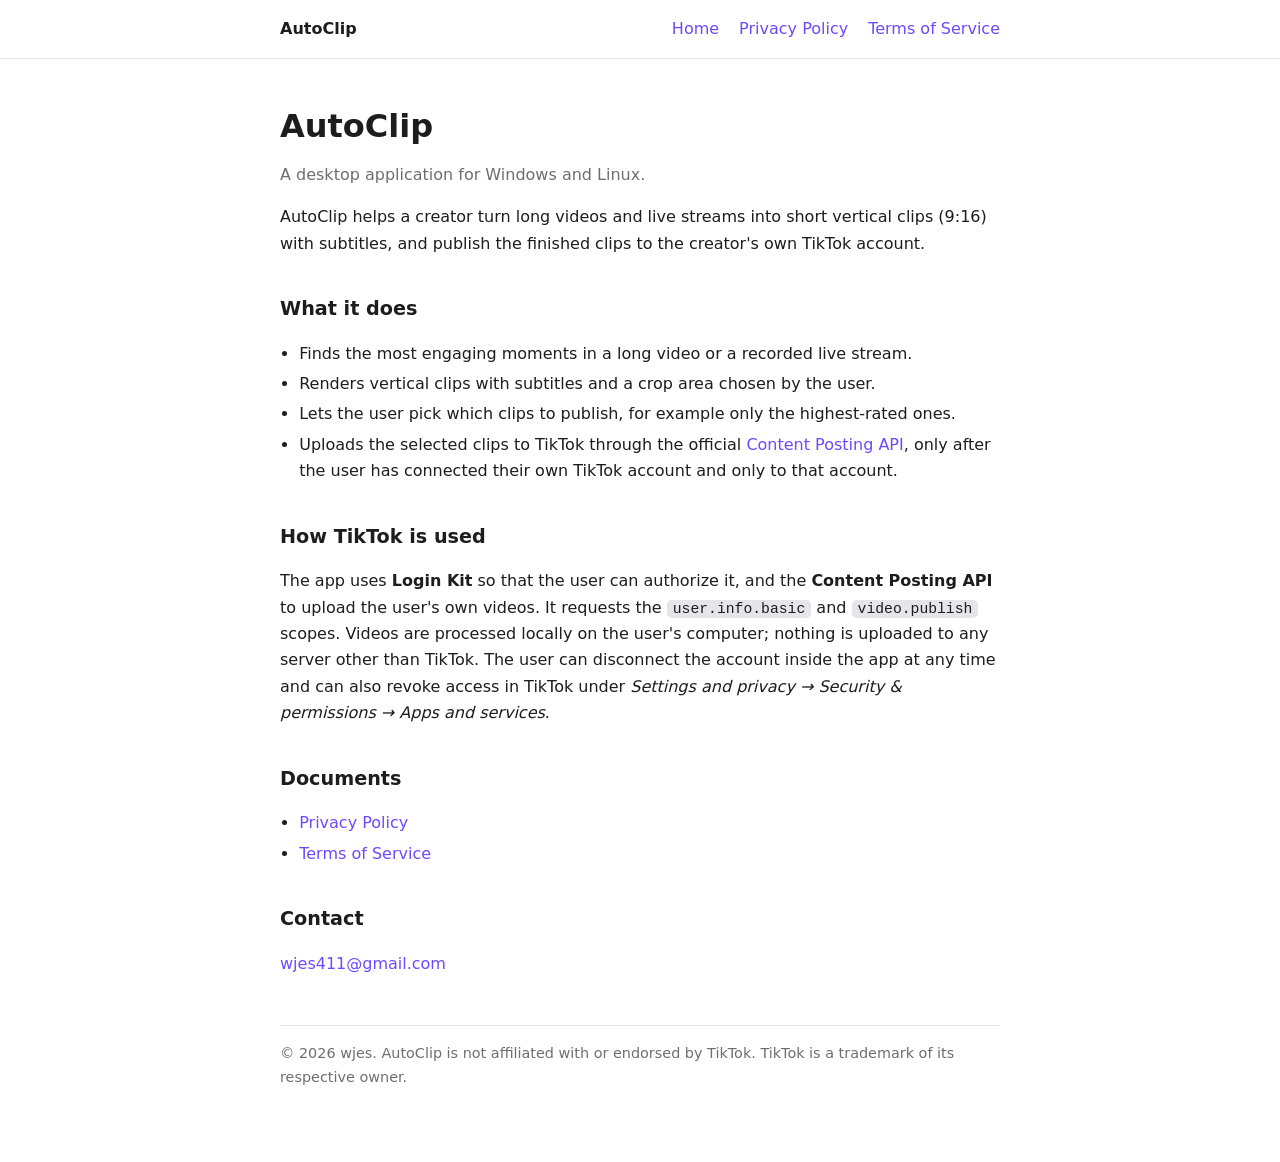
<file: tiktok-site/index.html>
<!doctype html>
<html lang="en">
<head>
<meta charset="utf-8">
<meta name="viewport" content="width=device-width, initial-scale=1">
<title>AutoClip</title>
<meta name="description" content="AutoClip is a desktop tool that cuts long videos into short vertical clips and uploads them to the creator's own TikTok account.">
<link rel="stylesheet" href="style.css">
</head>
<body>
<header class="site"><nav>
  <span class="brand">AutoClip</span>
  <a href="index.html">Home</a>
  <a href="privacy.html">Privacy Policy</a>
  <a href="terms.html">Terms of Service</a>
</nav></header>
<main>
  <h1>AutoClip</h1>
  <p class="muted">A desktop application for Windows and Linux.</p>

  <p>AutoClip helps a creator turn long videos and live streams into short vertical clips
  (9:16) with subtitles, and publish the finished clips to the creator's own TikTok account.</p>

  <h2>What it does</h2>
  <ul>
    <li>Finds the most engaging moments in a long video or a recorded live stream.</li>
    <li>Renders vertical clips with subtitles and a crop area chosen by the user.</li>
    <li>Lets the user pick which clips to publish, for example only the highest-rated ones.</li>
    <li>Uploads the selected clips to TikTok through the official
        <a href="https://developers.tiktok.com/doc/content-posting-api-get-started">Content Posting API</a>,
        only after the user has connected their own TikTok account and only to that account.</li>
  </ul>

  <h2>How TikTok is used</h2>
  <p>The app uses <strong>Login Kit</strong> so that the user can authorize it, and the
  <strong>Content Posting API</strong> to upload the user's own videos. It requests the
  <code>user.info.basic</code> and <code>video.publish</code> scopes. Videos are processed locally on the
  user's computer; nothing is uploaded to any server other than TikTok. The user can disconnect the account
  inside the app at any time and can also revoke access in TikTok under
  <em>Settings and privacy → Security &amp; permissions → Apps and services</em>.</p>

  <h2>Documents</h2>
  <ul>
    <li><a href="privacy.html">Privacy Policy</a></li>
    <li><a href="terms.html">Terms of Service</a></li>
  </ul>

  <h2>Contact</h2>
  <p><a href="mailto:wjes411@gmail.com">wjes411@gmail.com</a></p>

  <footer>
    © 2026 wjes. AutoClip is not affiliated with or endorsed by TikTok.
    TikTok is a trademark of its respective owner.
  </footer>
</main>
</body>
</html>
</file>
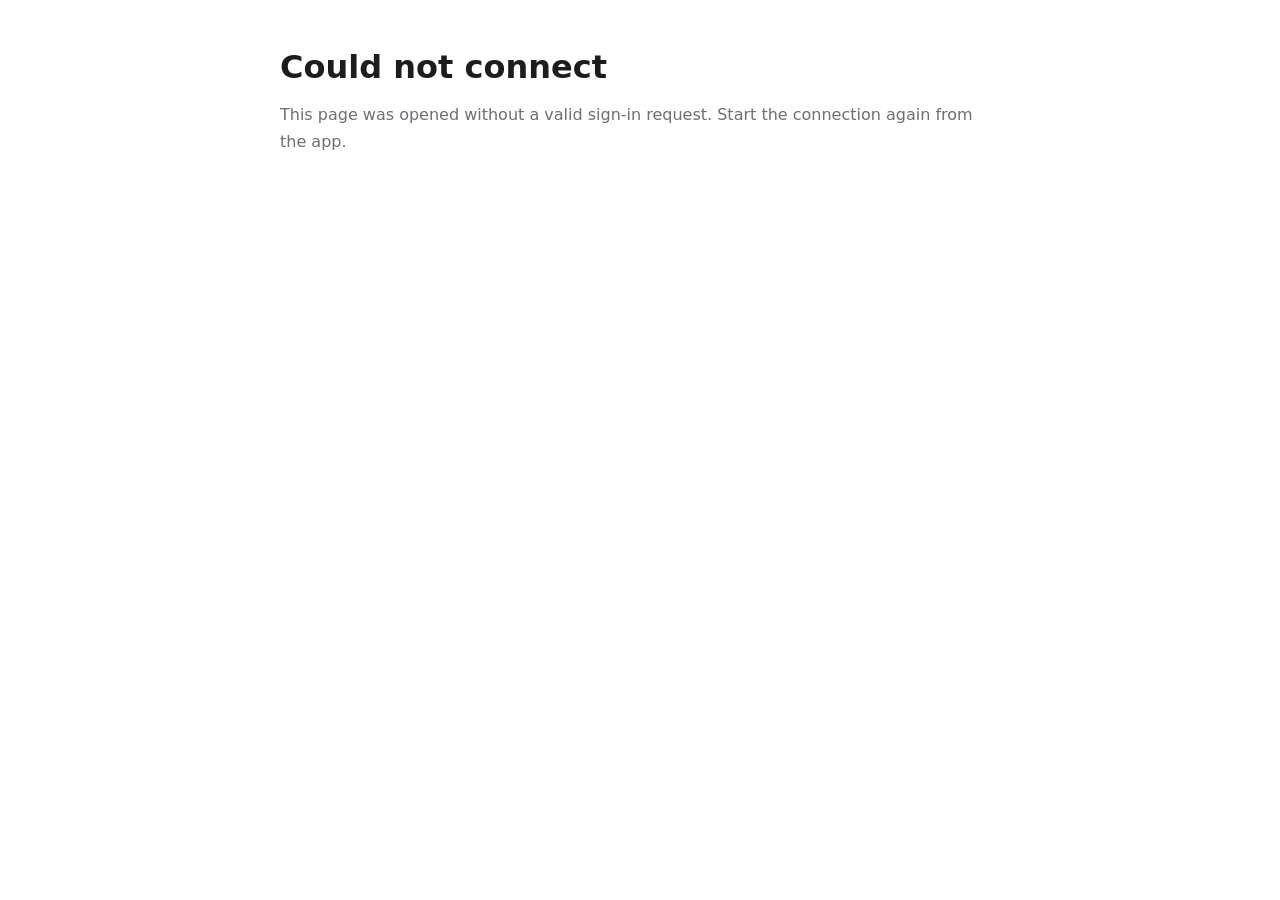
<file: tiktok-site/callback.html>
<!doctype html>
<html lang="en">
<head>
<meta charset="utf-8">
<meta name="viewport" content="width=device-width, initial-scale=1">
<meta name="robots" content="noindex">
<title>Connecting TikTok — AutoClip</title>
<link rel="stylesheet" href="style.css">
</head>
<body>
<main>
  <h1 id="title">Connecting your TikTok account…</h1>
  <p id="text" class="muted">Returning to the app on your computer.</p>
</main>
<script>
// TikTok redirects here (an https page) with ?code=…&state=…. The app puts its local port at the end
// of `state` as "~<port>", so this page forwards the answer to the app on this computer.
// It only ever redirects to 127.0.0.1, never to another host.
(function () {
  var q = new URLSearchParams(location.search);
  var match = /~(\d{4,5})$/.exec(q.get("state") || "");
  var port = match ? parseInt(match[1], 10) : 0;
  if (!port || port < 1024 || port > 65535) {
    document.getElementById("title").textContent = "Could not connect";
    document.getElementById("text").textContent =
      "This page was opened without a valid sign-in request. Start the connection again from the app.";
    return;
  }
  location.replace("http://127.0.0.1:" + port + "/api/tiktok/callback" + location.search);
})();
</script>
</body>
</html>
</file>
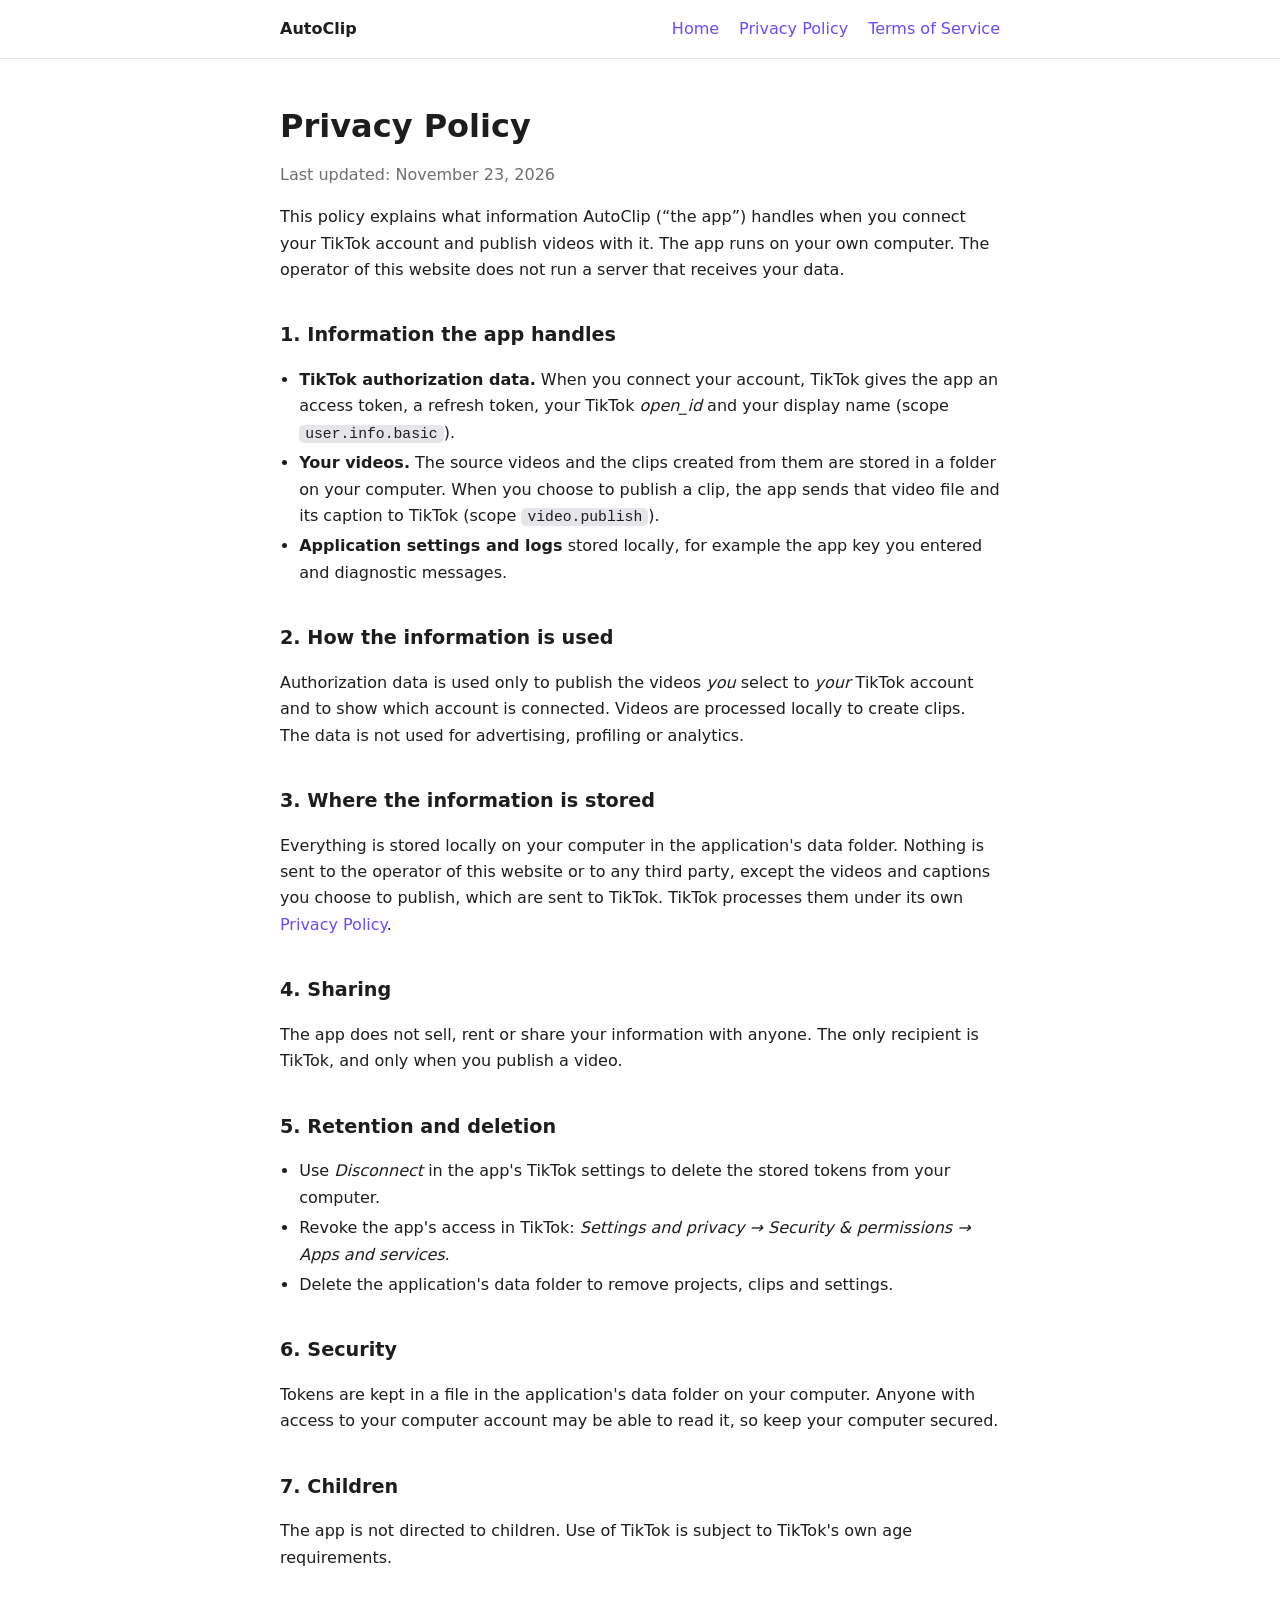
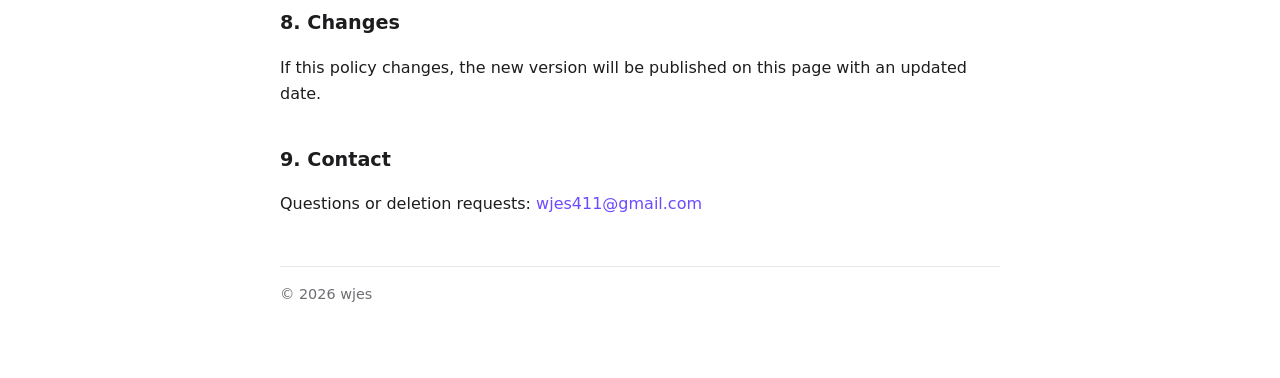
<file: tiktok-site/privacy.html>
<!doctype html>
<html lang="en">
<head>
<meta charset="utf-8">
<meta name="viewport" content="width=device-width, initial-scale=1">
<title>Privacy Policy — AutoClip</title>
<link rel="stylesheet" href="style.css">
</head>
<body>
<header class="site"><nav>
  <span class="brand">AutoClip</span>
  <a href="index.html">Home</a>
  <a href="privacy.html">Privacy Policy</a>
  <a href="terms.html">Terms of Service</a>
</nav></header>
<main>
  <h1>Privacy Policy</h1>
  <p class="muted">Last updated: November 23, 2026</p>

  <p>This policy explains what information AutoClip (“the app”) handles when you connect your TikTok
  account and publish videos with it. The app runs on your own computer. The operator of this website does
  not run a server that receives your data.</p>

  <h2>1. Information the app handles</h2>
  <ul>
    <li><strong>TikTok authorization data.</strong> When you connect your account, TikTok gives the app an access
        token, a refresh token, your TikTok <em>open_id</em> and your display name (scope
        <code>user.info.basic</code>).</li>
    <li><strong>Your videos.</strong> The source videos and the clips created from them are stored in a folder on
        your computer. When you choose to publish a clip, the app sends that video file and its caption to
        TikTok (scope <code>video.publish</code>).</li>
    <li><strong>Application settings and logs</strong> stored locally, for example the app key you entered and
        diagnostic messages.</li>
  </ul>

  <h2>2. How the information is used</h2>
  <p>Authorization data is used only to publish the videos <em>you</em> select to <em>your</em> TikTok account and to
  show which account is connected. Videos are processed locally to create clips. The data is not used for
  advertising, profiling or analytics.</p>

  <h2>3. Where the information is stored</h2>
  <p>Everything is stored locally on your computer in the application's data folder. Nothing is sent to the
  operator of this website or to any third party, except the videos and captions you choose to publish, which are
  sent to TikTok. TikTok processes them under its own
  <a href="https://www.tiktok.com/legal/page/global/privacy-policy/en">Privacy Policy</a>.</p>

  <h2>4. Sharing</h2>
  <p>The app does not sell, rent or share your information with anyone. The only recipient is TikTok, and only
  when you publish a video.</p>

  <h2>5. Retention and deletion</h2>
  <ul>
    <li>Use <em>Disconnect</em> in the app's TikTok settings to delete the stored tokens from your computer.</li>
    <li>Revoke the app's access in TikTok: <em>Settings and privacy → Security &amp; permissions → Apps and
        services</em>.</li>
    <li>Delete the application's data folder to remove projects, clips and settings.</li>
  </ul>

  <h2>6. Security</h2>
  <p>Tokens are kept in a file in the application's data folder on your computer. Anyone with access to your
  computer account may be able to read it, so keep your computer secured.</p>

  <h2>7. Children</h2>
  <p>The app is not directed to children. Use of TikTok is subject to TikTok's own age requirements.</p>

  <h2>8. Changes</h2>
  <p>If this policy changes, the new version will be published on this page with an updated date.</p>

  <h2>9. Contact</h2>
  <p>Questions or deletion requests: <a href="mailto:wjes411@gmail.com">wjes411@gmail.com</a></p>

  <footer>© 2026 wjes</footer>
</main>
</body>
</html>
</file>
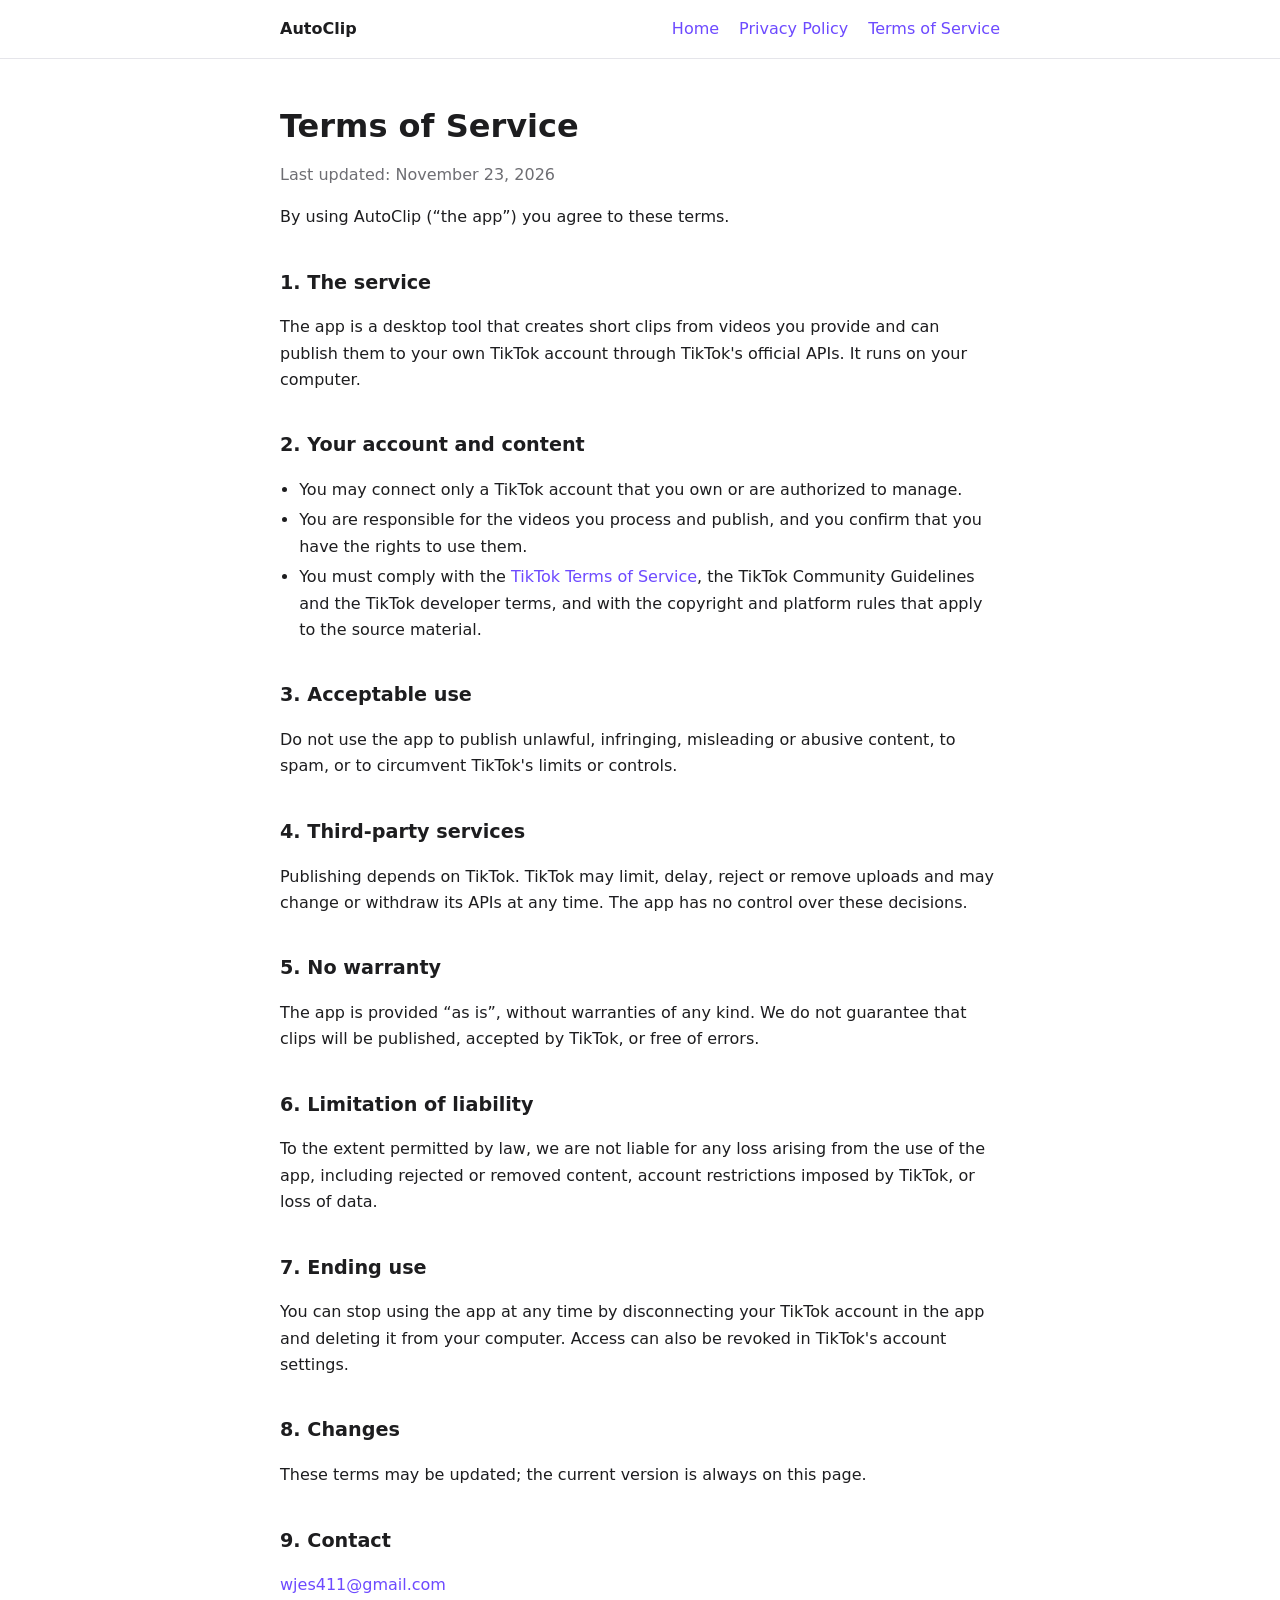
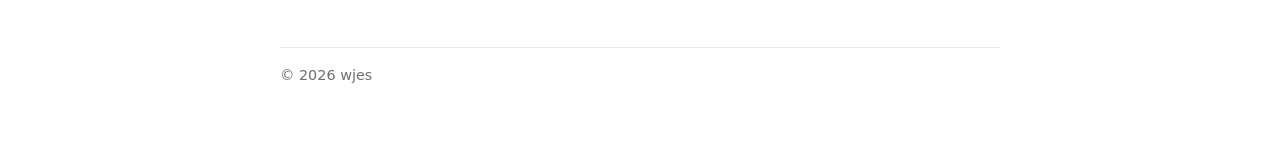
<file: tiktok-site/terms.html>
<!doctype html>
<html lang="en">
<head>
<meta charset="utf-8">
<meta name="viewport" content="width=device-width, initial-scale=1">
<title>Terms of Service — AutoClip</title>
<link rel="stylesheet" href="style.css">
</head>
<body>
<header class="site"><nav>
  <span class="brand">AutoClip</span>
  <a href="index.html">Home</a>
  <a href="privacy.html">Privacy Policy</a>
  <a href="terms.html">Terms of Service</a>
</nav></header>
<main>
  <h1>Terms of Service</h1>
  <p class="muted">Last updated: November 23, 2026</p>

  <p>By using AutoClip (“the app”) you agree to these terms.</p>

  <h2>1. The service</h2>
  <p>The app is a desktop tool that creates short clips from videos you provide and can publish them to your own
  TikTok account through TikTok's official APIs. It runs on your computer.</p>

  <h2>2. Your account and content</h2>
  <ul>
    <li>You may connect only a TikTok account that you own or are authorized to manage.</li>
    <li>You are responsible for the videos you process and publish, and you confirm that you have the rights to
        use them.</li>
    <li>You must comply with the
        <a href="https://www.tiktok.com/legal/page/global/terms-of-service/en">TikTok Terms of Service</a>,
        the TikTok Community Guidelines and the TikTok developer terms, and with the copyright and platform rules
        that apply to the source material.</li>
  </ul>

  <h2>3. Acceptable use</h2>
  <p>Do not use the app to publish unlawful, infringing, misleading or abusive content, to spam, or to circumvent
  TikTok's limits or controls.</p>

  <h2>4. Third-party services</h2>
  <p>Publishing depends on TikTok. TikTok may limit, delay, reject or remove uploads and may change or withdraw its
  APIs at any time. The app has no control over these decisions.</p>

  <h2>5. No warranty</h2>
  <p>The app is provided “as is”, without warranties of any kind. We do not guarantee that clips will be
  published, accepted by TikTok, or free of errors.</p>

  <h2>6. Limitation of liability</h2>
  <p>To the extent permitted by law, we are not liable for any loss arising from the use of the app, including
  rejected or removed content, account restrictions imposed by TikTok, or loss of data.</p>

  <h2>7. Ending use</h2>
  <p>You can stop using the app at any time by disconnecting your TikTok account in the app and deleting it from
  your computer. Access can also be revoked in TikTok's account settings.</p>

  <h2>8. Changes</h2>
  <p>These terms may be updated; the current version is always on this page.</p>

  <h2>9. Contact</h2>
  <p><a href="mailto:wjes411@gmail.com">wjes411@gmail.com</a></p>

  <footer>© 2026 wjes</footer>
</main>
</body>
</html>
</file>
<file: tiktok-site/style.css>
:root { color-scheme: light dark; --bg: #ffffff; --fg: #1d1d1f; --muted: #6e6e73; --line: #e5e5ea; --accent: #6d4aff; }
@media (prefers-color-scheme: dark) { :root { --bg: #111113; --fg: #f2f2f4; --muted: #a0a0a8; --line: #2a2a2e; --accent: #a58bff; } }
* { box-sizing: border-box; }
body { margin: 0; background: var(--bg); color: var(--fg); font: 16px/1.65 system-ui, -apple-system, "Segoe UI", Roboto, sans-serif; }
main { max-width: 760px; margin: 0 auto; padding: 48px 20px 72px; }
header.site { border-bottom: 1px solid var(--line); }
header.site nav { max-width: 760px; margin: 0 auto; padding: 16px 20px; display: flex; gap: 20px; flex-wrap: wrap; align-items: center; }
header.site .brand { font-weight: 700; margin-right: auto; }
a { color: var(--accent); text-decoration: none; }
a:hover { text-decoration: underline; }
h1 { font-size: 2rem; line-height: 1.2; margin: 0 0 8px; }
h2 { font-size: 1.2rem; margin: 36px 0 8px; }
.muted { color: var(--muted); }
ul { padding-left: 1.2rem; }
li { margin: 4px 0; }
footer { border-top: 1px solid var(--line); margin-top: 48px; padding-top: 16px; color: var(--muted); font-size: 0.9rem; }
code { background: var(--line); padding: 1px 6px; border-radius: 5px; font-size: 0.92em; }
</file>
